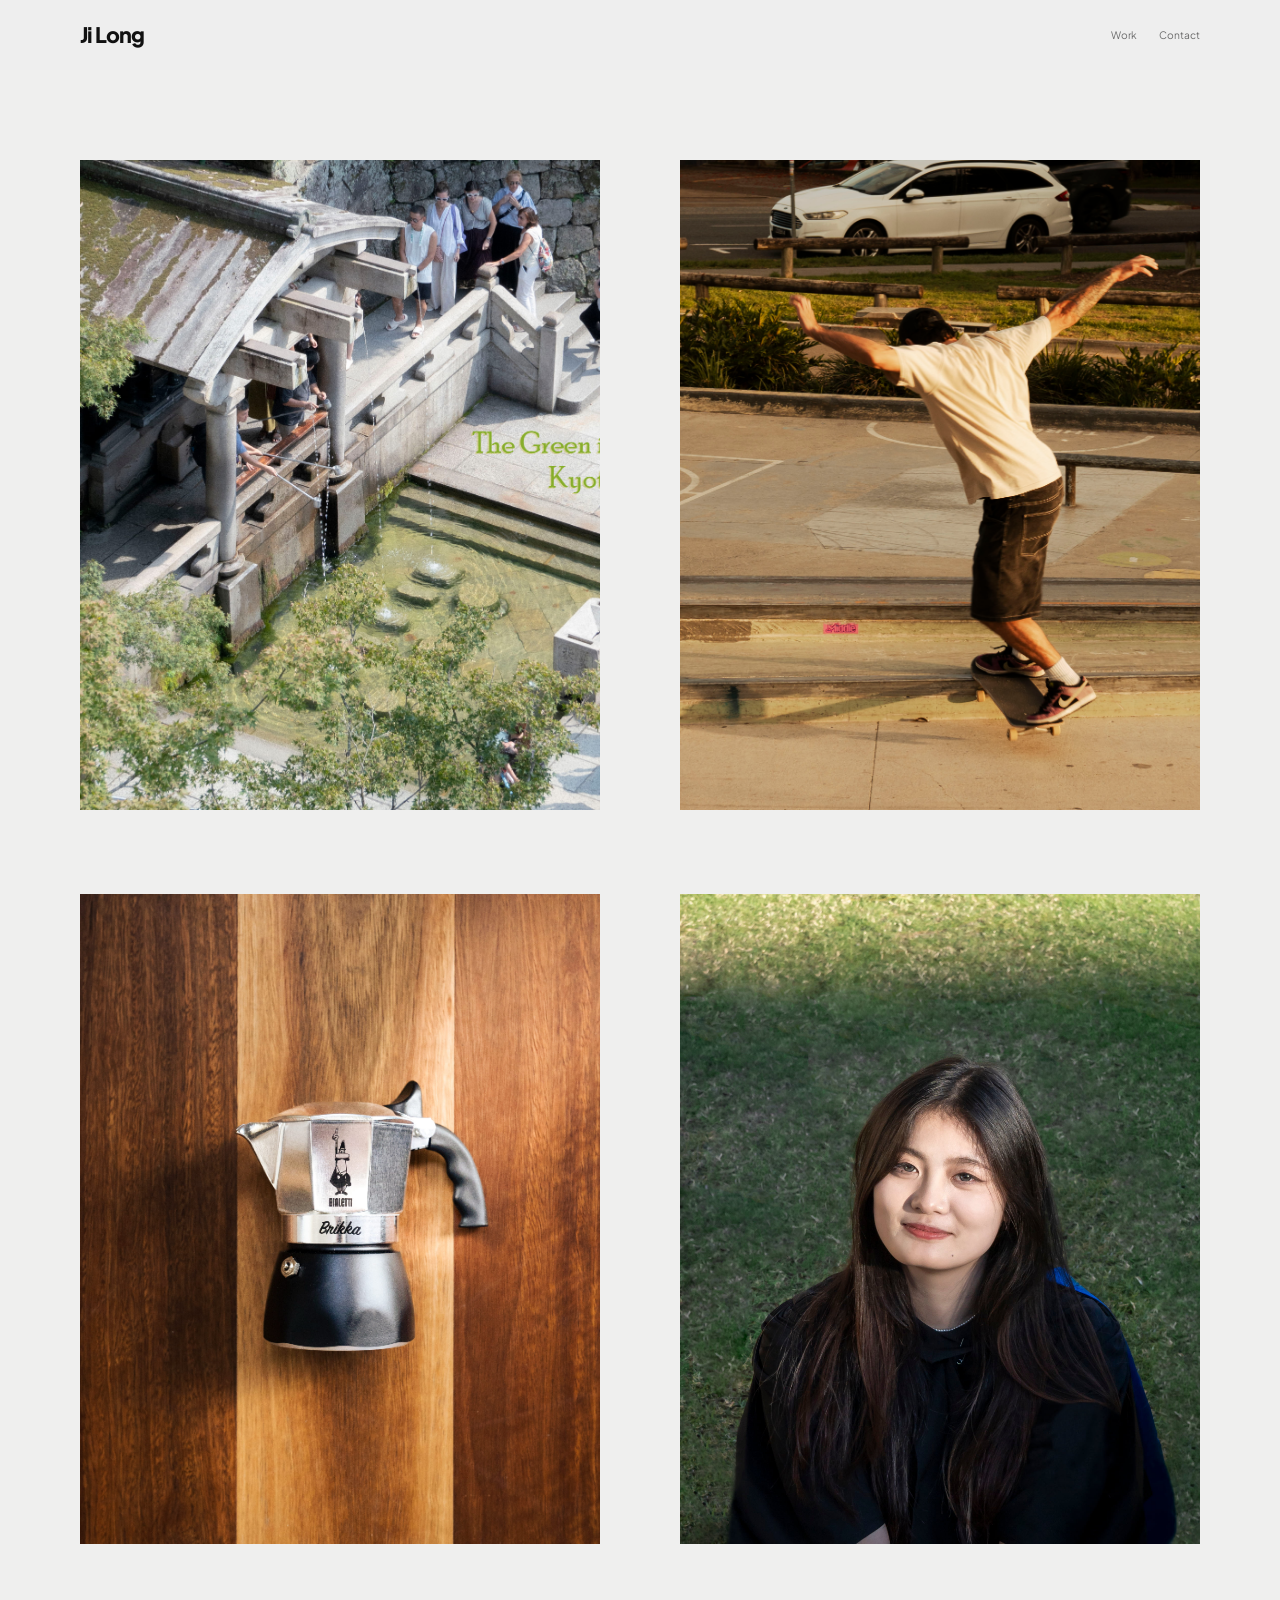
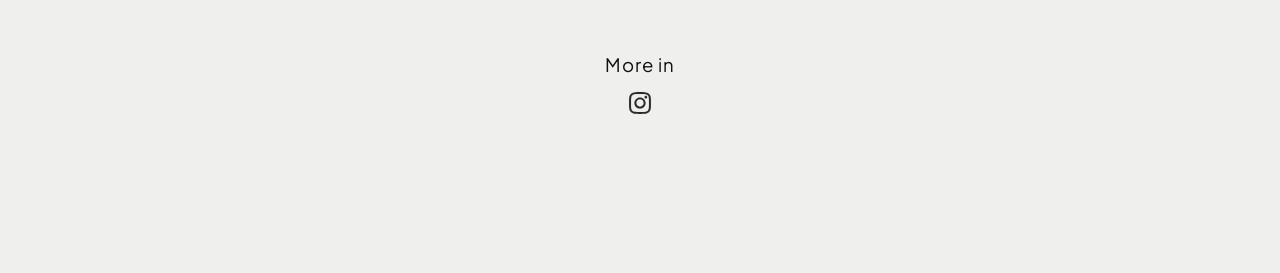
<file: index.html>
<!doctype html>
<html lang="en">
  <head>
    <meta charset="utf-8" />
    <meta name="viewport" content="width=device-width, initial-scale=1" />
    <title>Home · Your Site Title</title>
    <meta
      name="description"
      content="Portfolio website for showcasing commercial photography work."
    />
    <link rel="preconnect" href="https://fonts.googleapis.com" />
    <link rel="preconnect" href="https://fonts.gstatic.com" crossorigin />
    <link
      href="https://fonts.googleapis.com/css2?family=Plus+Jakarta+Sans:wght@400;500;600;700;800&display=swap"
      rel="stylesheet"
    />
    <link rel="stylesheet" href="assets/styles.css" />
  </head>
  <body>
    <a class="skip-link" href="#main">Skip to content</a>
    <div class="site-shell">
      <header class="site-header">
        <div class="container header-inner">
          <a class="brand" href="index.html">Ji Long</a>

          <nav class="desktop-nav" aria-label="Primary">
            <a href="index.html">Work</a>
            <a href="contact.html">Contact</a>
          </nav>

          <button
            class="menu-toggle"
            type="button"
            aria-expanded="false"
            aria-controls="mobile-menu"
            aria-label="Open menu"
            data-menu-toggle
          >
            <span class="menu-icon"></span>
          </button>
        </div>
      </header>

      <div class="mobile-menu" id="mobile-menu" data-mobile-menu>
        <nav class="mobile-nav" aria-label="Mobile">
          <a href="index.html">Work</a>
          <a href="contact.html">Contact</a>
        </nav>
      </div>

      <main id="main">
        <section class="section" aria-labelledby="featured-work">
          <div class="container">
            <div class="work-grid">
              <a
                class="work-card"
                href="people.html"
                style="
                  background-image: url(&quot;assets/images/Japan.jpg&quot;);
                "
              >
                <span
                  class="work-card__media"
                  style="
                    background-image: url(&quot;assets/images/Japan.jpg&quot;);
                  "
                ></span>
                <span class="work-card__fog"></span>
                <div class="work-card__content">
                  <h3 class="work-card__title">Green</h3>
                </div>
              </a>

              <a
                class="work-card"
                href="street.html"
                style="
                  background-image: url(&quot;assets/images/Street.jpg&quot;);
                "
              >
                <span
                  class="work-card__media"
                  style="
                    background-image: url(&quot;assets/images/Street.jpg&quot;);
                  "
                ></span>
                <span class="work-card__fog"></span>
                <div class="work-card__content">
                  <h3 class="work-card__title">Yellow</h3>
                </div>
              </a>
              <a
                class="work-card"
                href="product.html"
                style="background-image: url(&quot;assets/images/d1.jpg&quot;)"
              >
                <span
                  class="work-card__media"
                  style="
                    background-image: url(&quot;assets/images/d1.jpg&quot;);
                  "
                ></span>
                <span class="work-card__fog"></span>
                <div class="work-card__content">
                  <h3 class="work-card__title">Mocha</h3>
                </div>
              </a>

              <a
                class="work-card"
                href="nature.html"
                style="background-image: url(&quot;assets/images/p1.jpg&quot;)"
              >
                <span
                  class="work-card__media"
                  style="
                    background-image: url(&quot;assets/images/p1.jpg&quot;);
                  "
                ></span>
                <span class="work-card__fog"></span>
                <div class="work-card__content">
                  <h3 class="work-card__title">Portrait</h3>
                </div>
              </a>
            </div>
          </div>
        </section>
      </main>

      <footer class="footer">
        <div class="container">
          <div class="container footer-inner">
            <a class="contact-link-text">More in</a>
            <a
              class="contact-instagram"
              href="https://www.instagram.com/anywherebut_myhome/"
              class="footer-link"
              target="_blank"
              rel="noreferrer noopener"
            >
              <svg
                t="1777798304141"
                class="icon"
                viewBox="0 0 1024 1024"
                version="1.1"
                xmlns="http://www.w3.org/2000/svg"
                p-id="2556"
                width="50"
                height="50"
              >
                <path
                  d="M512 306.9c-113.5 0-205.1 91.6-205.1 205.1S398.5 717.1 512 717.1 717.1 625.5 717.1 512 625.5 306.9 512 306.9z m0 338.4c-73.4 0-133.3-59.9-133.3-133.3S438.6 378.7 512 378.7 645.3 438.6 645.3 512 585.4 645.3 512 645.3zM725.5 250.7c-26.5 0-47.9 21.4-47.9 47.9s21.4 47.9 47.9 47.9 47.9-21.3 47.9-47.9c-0.1-26.6-21.4-47.9-47.9-47.9z"
                  p-id="2557"
                  fill="#2c2c2c"
                ></path>
                <path
                  d="M911.8 512c0-55.2 0.5-109.9-2.6-165-3.1-64-17.7-120.8-64.5-167.6-46.9-46.9-103.6-61.4-167.6-64.5-55.2-3.1-109.9-2.6-165-2.6-55.2 0-109.9-0.5-165 2.6-64 3.1-120.8 17.7-167.6 64.5C132.6 226.3 118.1 283 115 347c-3.1 55.2-2.6 109.9-2.6 165s-0.5 109.9 2.6 165c3.1 64 17.7 120.8 64.5 167.6 46.9 46.9 103.6 61.4 167.6 64.5 55.2 3.1 109.9 2.6 165 2.6 55.2 0 109.9 0.5 165-2.6 64-3.1 120.8-17.7 167.6-64.5 46.9-46.9 61.4-103.6 64.5-167.6 3.2-55.1 2.6-109.8 2.6-165z m-88 235.8c-7.3 18.2-16.1 31.8-30.2 45.8-14.1 14.1-27.6 22.9-45.8 30.2C695.2 844.7 570.3 840 512 840c-58.3 0-183.3 4.7-235.9-16.1-18.2-7.3-31.8-16.1-45.8-30.2-14.1-14.1-22.9-27.6-30.2-45.8C179.3 695.2 184 570.3 184 512c0-58.3-4.7-183.3 16.1-235.9 7.3-18.2 16.1-31.8 30.2-45.8s27.6-22.9 45.8-30.2C328.7 179.3 453.7 184 512 184s183.3-4.7 235.9 16.1c18.2 7.3 31.8 16.1 45.8 30.2 14.1 14.1 22.9 27.6 30.2 45.8C844.7 328.7 840 453.7 840 512c0 58.3 4.7 183.2-16.2 235.8z"
                  p-id="2558"
                  fill="#2c2c2c"
                ></path>
              </svg>
            </a>
          </div>
        </div>
      </footer>
    </div>
    <script src="assets/script.js"></script>
  </body>
</html>
</file>
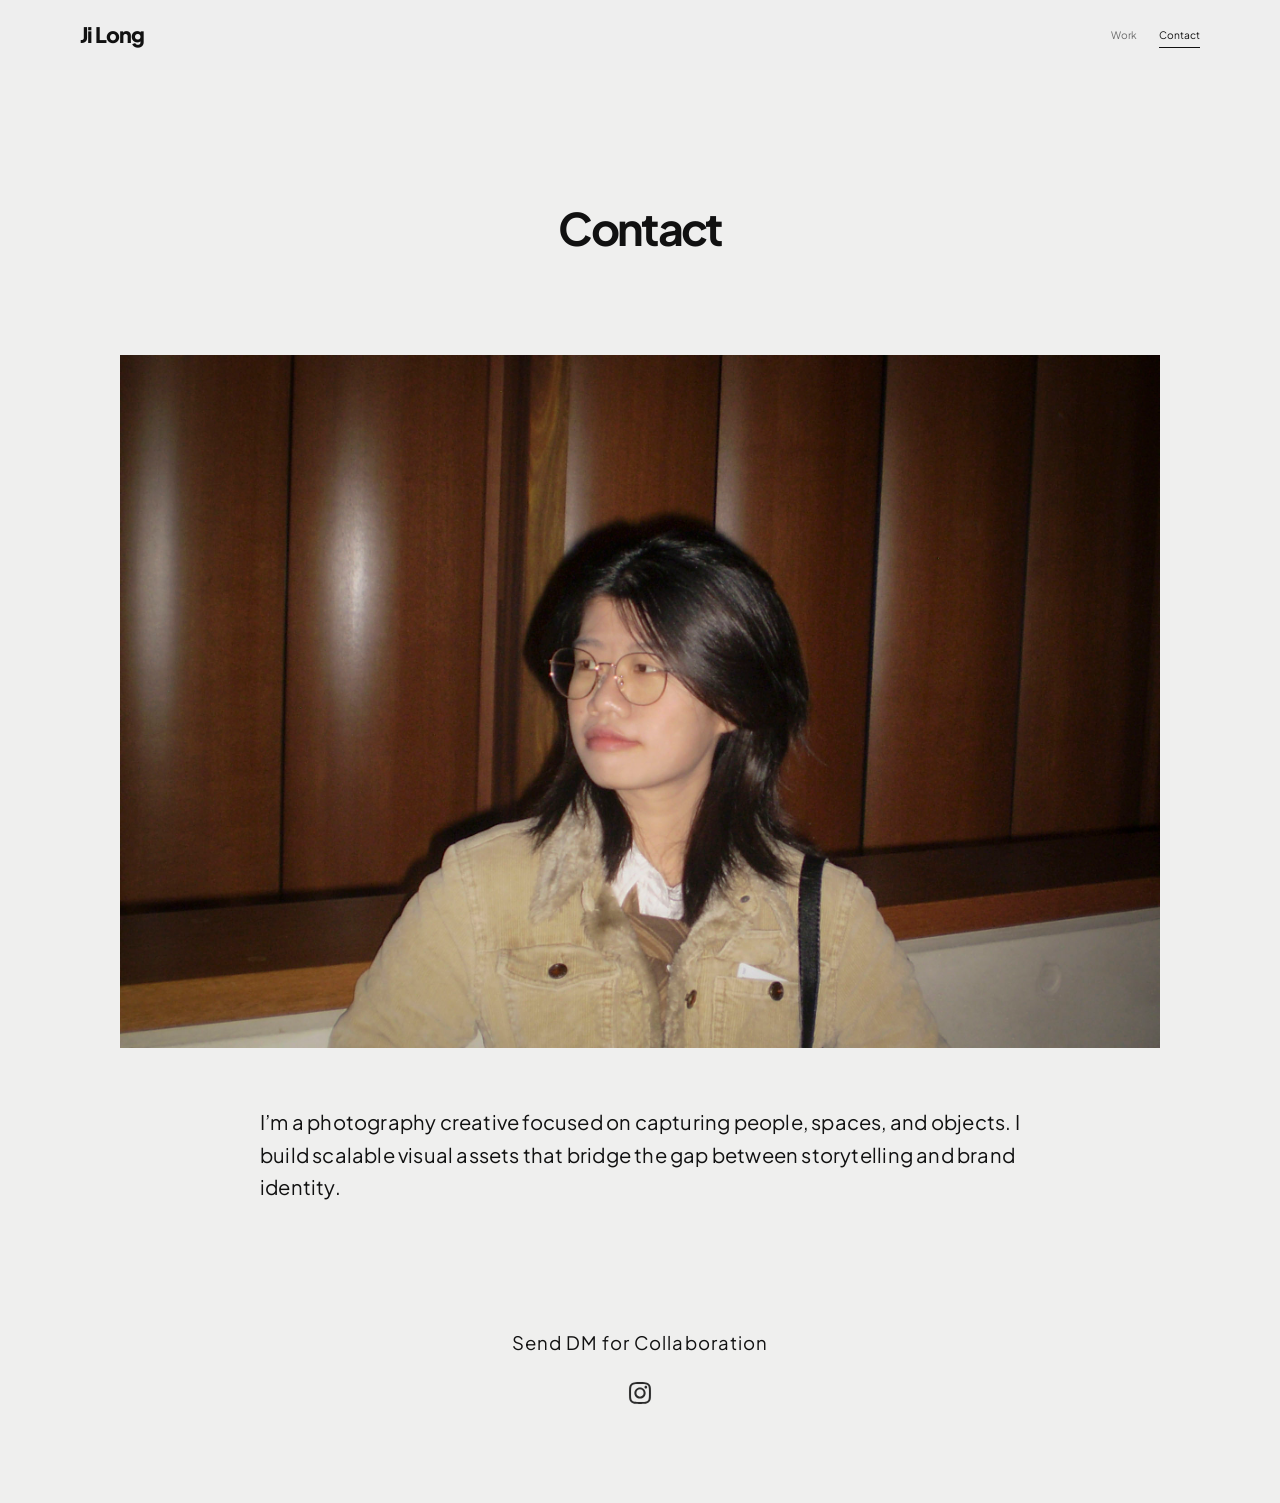
<file: contact.html>
<!doctype html>
<html lang="en">
  <head>
    <meta charset="utf-8" />
    <meta name="viewport" content="width=device-width, initial-scale=1" />
    <title>Contact · Your Site Title</title>
    <meta
      name="description"
      content="Portfolio website for showcasing commercial photography work."
    />
    <link rel="preconnect" href="https://fonts.googleapis.com" />
    <link rel="preconnect" href="https://fonts.gstatic.com" crossorigin />
    <link
      href="https://fonts.googleapis.com/css2?family=Plus+Jakarta+Sans:wght@400;500;600;700;800&display=swap"
      rel="stylesheet"
    />
    <link rel="stylesheet" href="assets/styles.css" />
  </head>
  <body>
    <a class="skip-link" href="#main">Skip to content</a>
    <div class="site-shell">
      <header class="site-header">
        <div class="container header-inner">
          <a class="brand" href="index.html">Ji Long</a>

          <nav class="desktop-nav" aria-label="Primary">
            <a href="index.html">Work</a>
            <a href="contact.html" aria-current="page">Contact</a>
          </nav>

          <button
            class="menu-toggle"
            type="button"
            aria-expanded="false"
            aria-controls="mobile-menu"
            aria-label="Open menu"
            data-menu-toggle
          >
            <span class="menu-icon"></span>
          </button>
        </div>
      </header>

      <div class="mobile-menu" id="mobile-menu" data-mobile-menu>
        <nav class="mobile-nav" aria-label="Mobile">
          <a href="index.html">Work</a>
          <a href="contact.html">Contact</a>
        </nav>
      </div>

      <main id="main" class="contact-page">
        <section class="contact-hero">
          <div class="container">
            <h1 class="category-title">Contact</h1>
          </div>
        </section>

        <section class="contact-content">
          <div class="container contact-stack">
            <figure class="category-media">
              <img src="assets/images/myself.jpg" alt="myself" />
            </figure>

            <div class="contact-intro">
              <p>
                I’m a photography creative focused on capturing people, spaces,
                and objects. I build scalable visual assets that bridge the gap
                between storytelling and brand identity.
              </p>
            </div>

            <div class="contact-links" aria-label="Contact methods">
              <a class="contact-link-text">Send DM for Collaboration</a>
              <a
                class="contact-instagram"
                href="https://www.instagram.com/anywherebut_myhome/"
                target="_blank"
                rel="noreferrer noopener"
                aria-label="Instagram"
              >
                <svg
                  t="1777798304141"
                  class="icon"
                  viewBox="0 0 1024 1024"
                  version="1.1"
                  xmlns="http://www.w3.org/2000/svg"
                  p-id="2556"
                  width="50"
                  height="50"
                >
                  <path
                    d="M512 306.9c-113.5 0-205.1 91.6-205.1 205.1S398.5 717.1 512 717.1 717.1 625.5 717.1 512 625.5 306.9 512 306.9z m0 338.4c-73.4 0-133.3-59.9-133.3-133.3S438.6 378.7 512 378.7 645.3 438.6 645.3 512 585.4 645.3 512 645.3zM725.5 250.7c-26.5 0-47.9 21.4-47.9 47.9s21.4 47.9 47.9 47.9 47.9-21.3 47.9-47.9c-0.1-26.6-21.4-47.9-47.9-47.9z"
                    p-id="2557"
                    fill="#2c2c2c"
                  ></path>
                  <path
                    d="M911.8 512c0-55.2 0.5-109.9-2.6-165-3.1-64-17.7-120.8-64.5-167.6-46.9-46.9-103.6-61.4-167.6-64.5-55.2-3.1-109.9-2.6-165-2.6-55.2 0-109.9-0.5-165 2.6-64 3.1-120.8 17.7-167.6 64.5C132.6 226.3 118.1 283 115 347c-3.1 55.2-2.6 109.9-2.6 165s-0.5 109.9 2.6 165c3.1 64 17.7 120.8 64.5 167.6 46.9 46.9 103.6 61.4 167.6 64.5 55.2 3.1 109.9 2.6 165 2.6 55.2 0 109.9 0.5 165-2.6 64-3.1 120.8-17.7 167.6-64.5 46.9-46.9 61.4-103.6 64.5-167.6 3.2-55.1 2.6-109.8 2.6-165z m-88 235.8c-7.3 18.2-16.1 31.8-30.2 45.8-14.1 14.1-27.6 22.9-45.8 30.2C695.2 844.7 570.3 840 512 840c-58.3 0-183.3 4.7-235.9-16.1-18.2-7.3-31.8-16.1-45.8-30.2-14.1-14.1-22.9-27.6-30.2-45.8C179.3 695.2 184 570.3 184 512c0-58.3-4.7-183.3 16.1-235.9 7.3-18.2 16.1-31.8 30.2-45.8s27.6-22.9 45.8-30.2C328.7 179.3 453.7 184 512 184s183.3-4.7 235.9 16.1c18.2 7.3 31.8 16.1 45.8 30.2 14.1 14.1 22.9 27.6 30.2 45.8C844.7 328.7 840 453.7 840 512c0 58.3 4.7 183.2-16.2 235.8z"
                    p-id="2558"
                    fill="#2c2c2c"
                  ></path>
                </svg>
              </a>
            </div>
          </div>
        </section>
      </main>
    </div>
    <script src="assets/script.js"></script>
  </body>
</html>
</file>
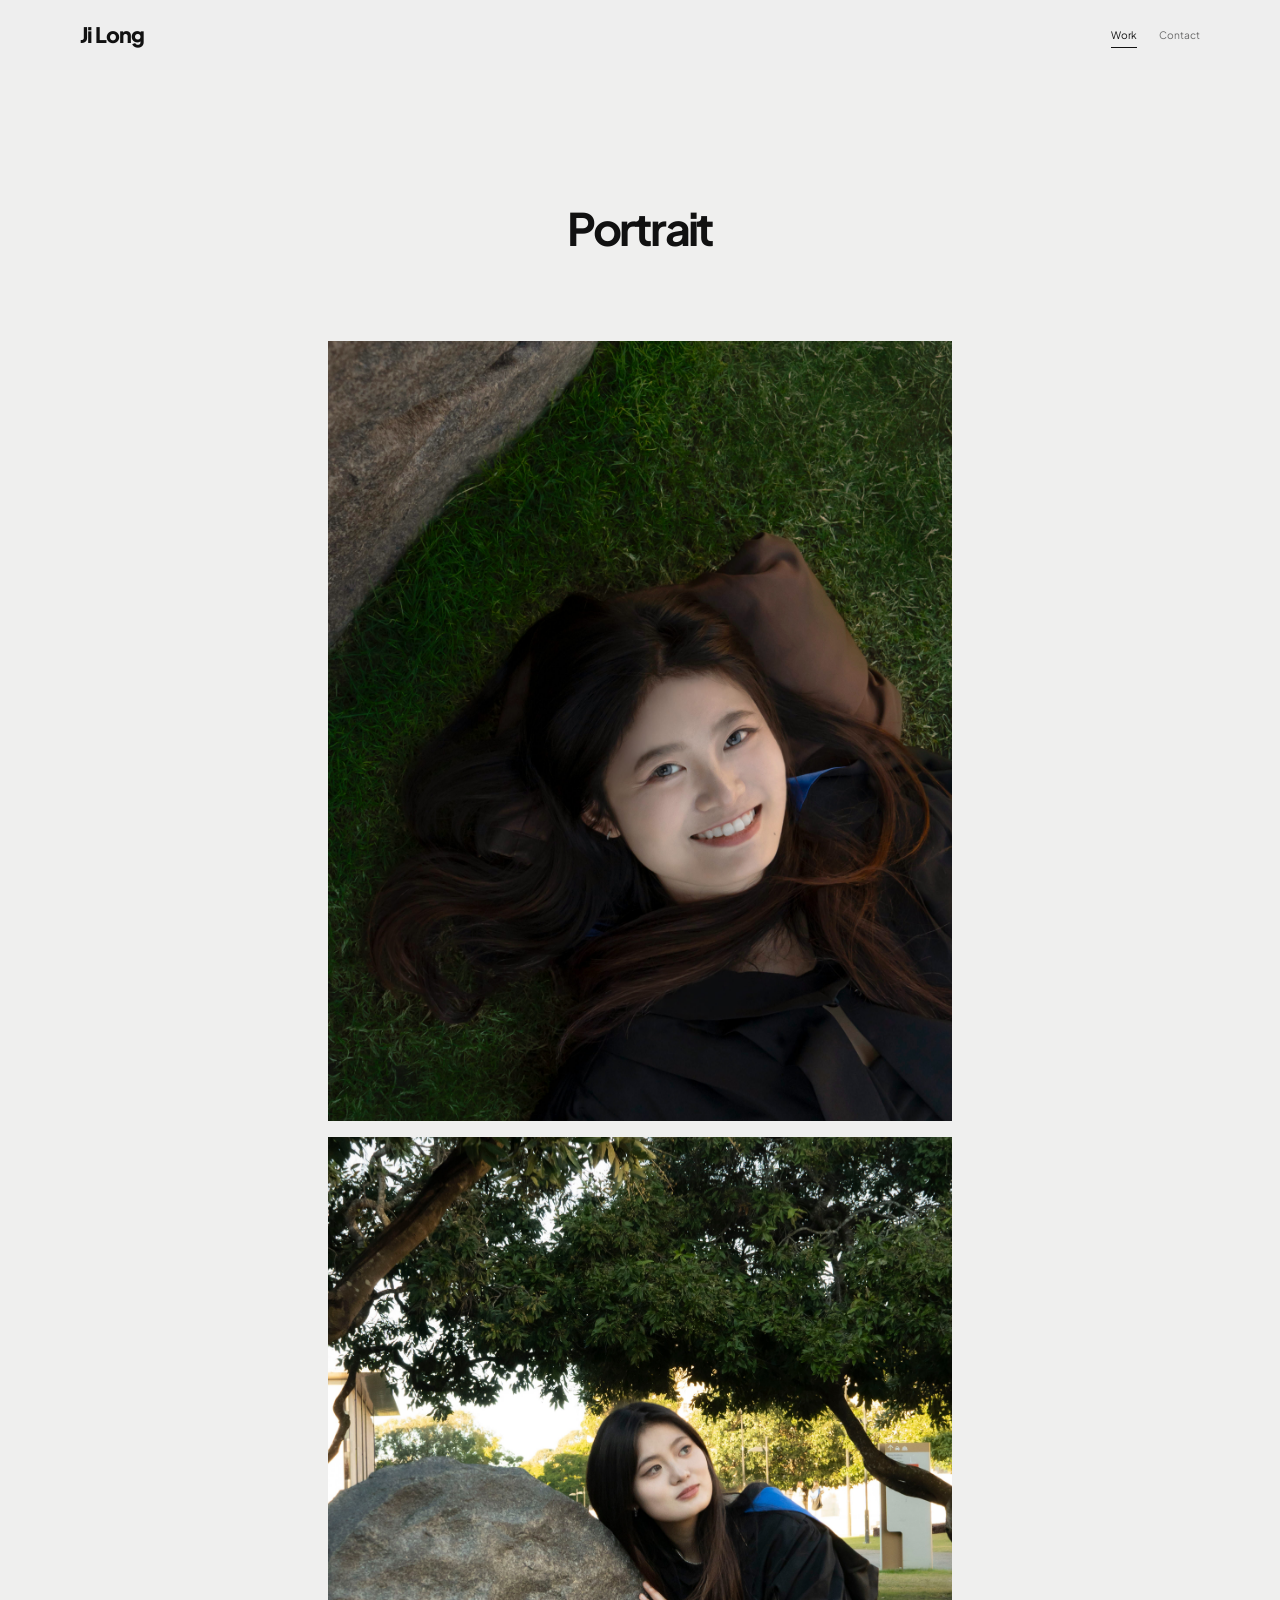
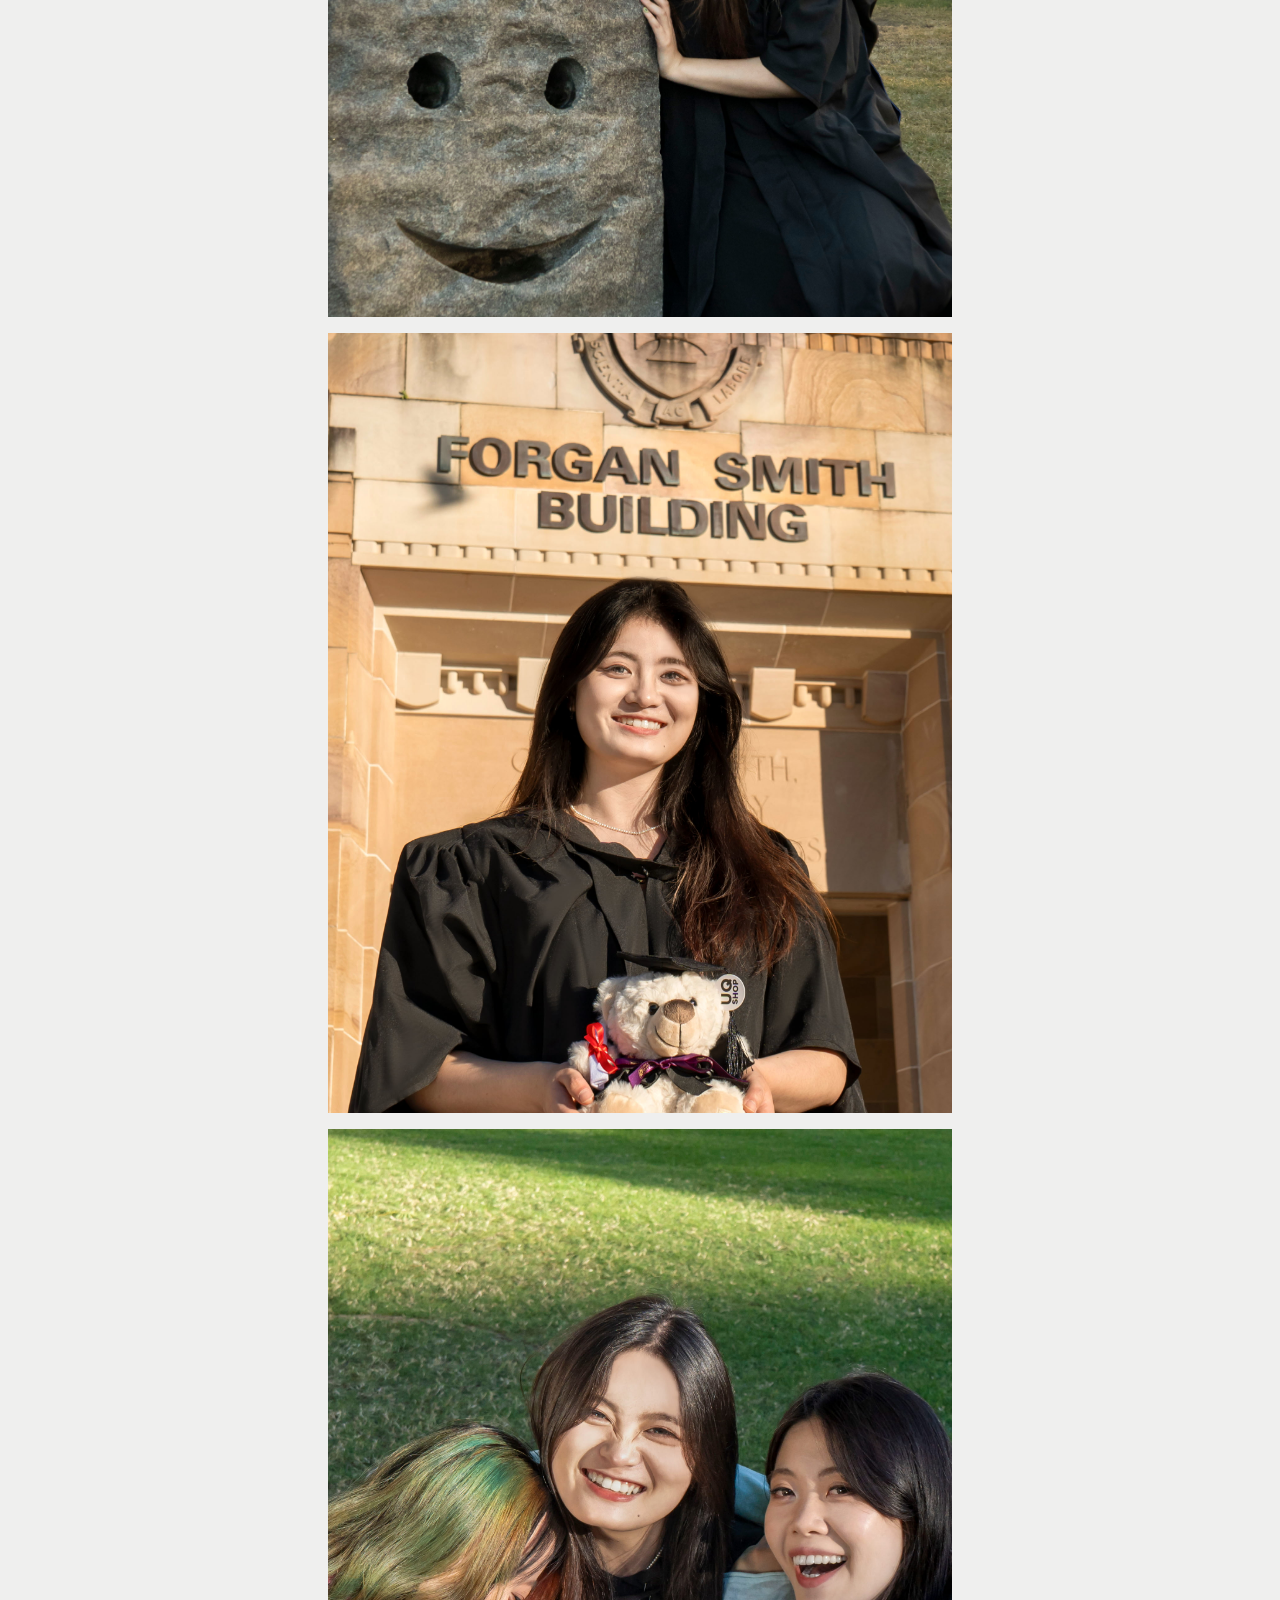
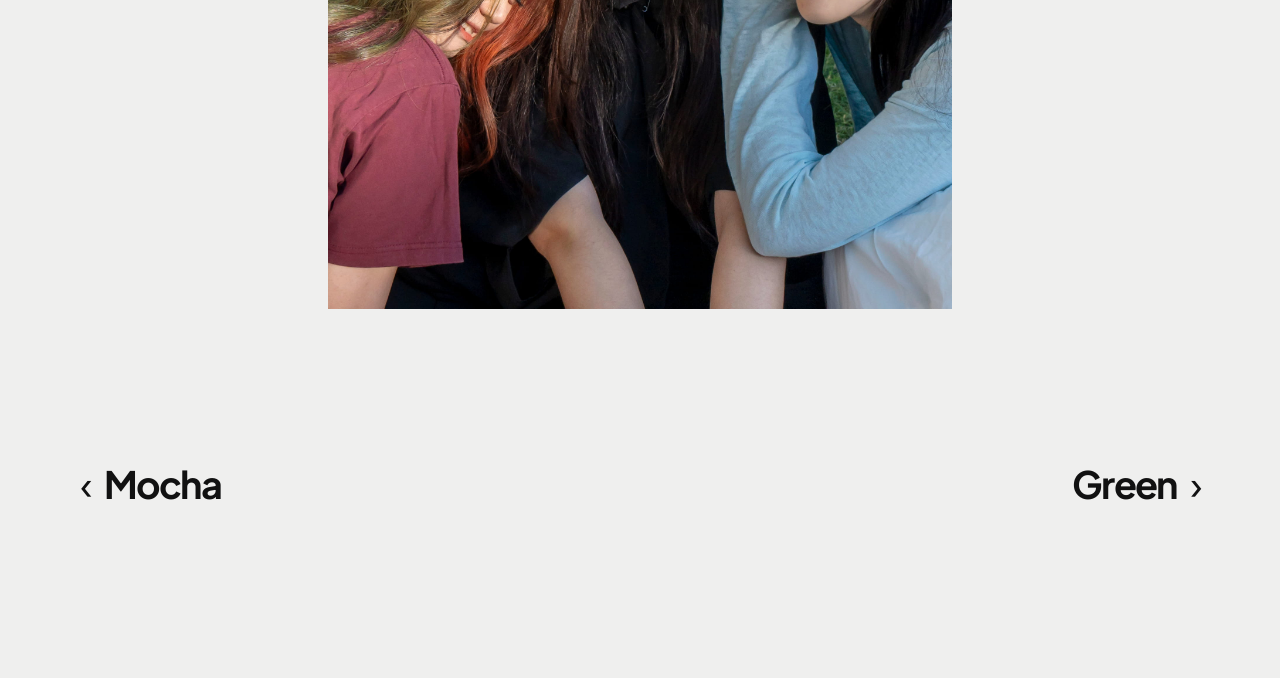
<file: nature.html>
<!doctype html>
<html lang="en">
  <head>
    <meta charset="utf-8" />
    <meta name="viewport" content="width=device-width, initial-scale=1" />
    <title>Nature · Your Site Title</title>
    <meta
      name="description"
      content="Portfolio website for showcasing photography work."
    />
    <link rel="preconnect" href="https://fonts.googleapis.com" />
    <link rel="preconnect" href="https://fonts.gstatic.com" crossorigin />
    <link
      href="https://fonts.googleapis.com/css2?family=Plus+Jakarta+Sans:wght@400;500;600;700;800&display=swap"
      rel="stylesheet"
    />
    <link rel="stylesheet" href="assets/styles.css" />
  </head>
  <body>
    <a class="skip-link" href="#main">Skip to content</a>
    <div class="site-shell">
      <header class="site-header">
        <div class="container header-inner">
          <a class="brand" href="index.html">Ji Long</a>
          <nav class="desktop-nav" aria-label="Primary">
            <a href="index.html" aria-current="page">Work</a>
            <a href="contact.html">Contact</a>
          </nav>
          <button
            class="menu-toggle"
            type="button"
            aria-expanded="false"
            aria-controls="mobile-menu"
            aria-label="Open menu"
            data-menu-toggle
          >
            <span class="menu-icon"></span>
          </button>
        </div>
      </header>
      <div class="mobile-menu" id="mobile-menu" data-mobile-menu>
        <nav class="mobile-nav" aria-label="Mobile">
          <a href="index.html">Work</a>
          <a href="contact.html">Contact</a>
        </nav>
      </div>
      <main id="main" class="page-nature">
        <section class="category-page">
          <div class="container">
            <h1 class="category-title">Portrait</h1>

            <div class="category-media">
              <figure>
                <img src="assets/images/Portrait.jpg" alt="Portrait" />
              </figure>
              <figure>
                <img src="assets/images/p4.jpg" alt="Portrait" />
              </figure>
              <figure>
                <img src="assets/images/p2.jpg" alt="Portrait" />
              </figure>
              <figure>
                <img src="assets/images/p3.jpg" alt="Portrait" />
              </figure>

              <p class="category-caption"></p>
              <nav class="category-pagination" aria-label="Category navigation">
                <a class="category-pagination__prev" href="product.html"
                  ><span class="category-arrow">‹</span><span>Mocha</span></a
                >
                <span
                  class="category-pagination__spacer"
                  aria-hidden="true"
                ></span>
                <a class="category-pagination__next" href="people.html"
                  ><span>Green</span><span class="category-arrow">›</span></a
                >
              </nav>
            </div>
          </div>
        </section>
      </main>
    </div>
    <script src="assets/script.js"></script>
  </body>
</html>
</file>
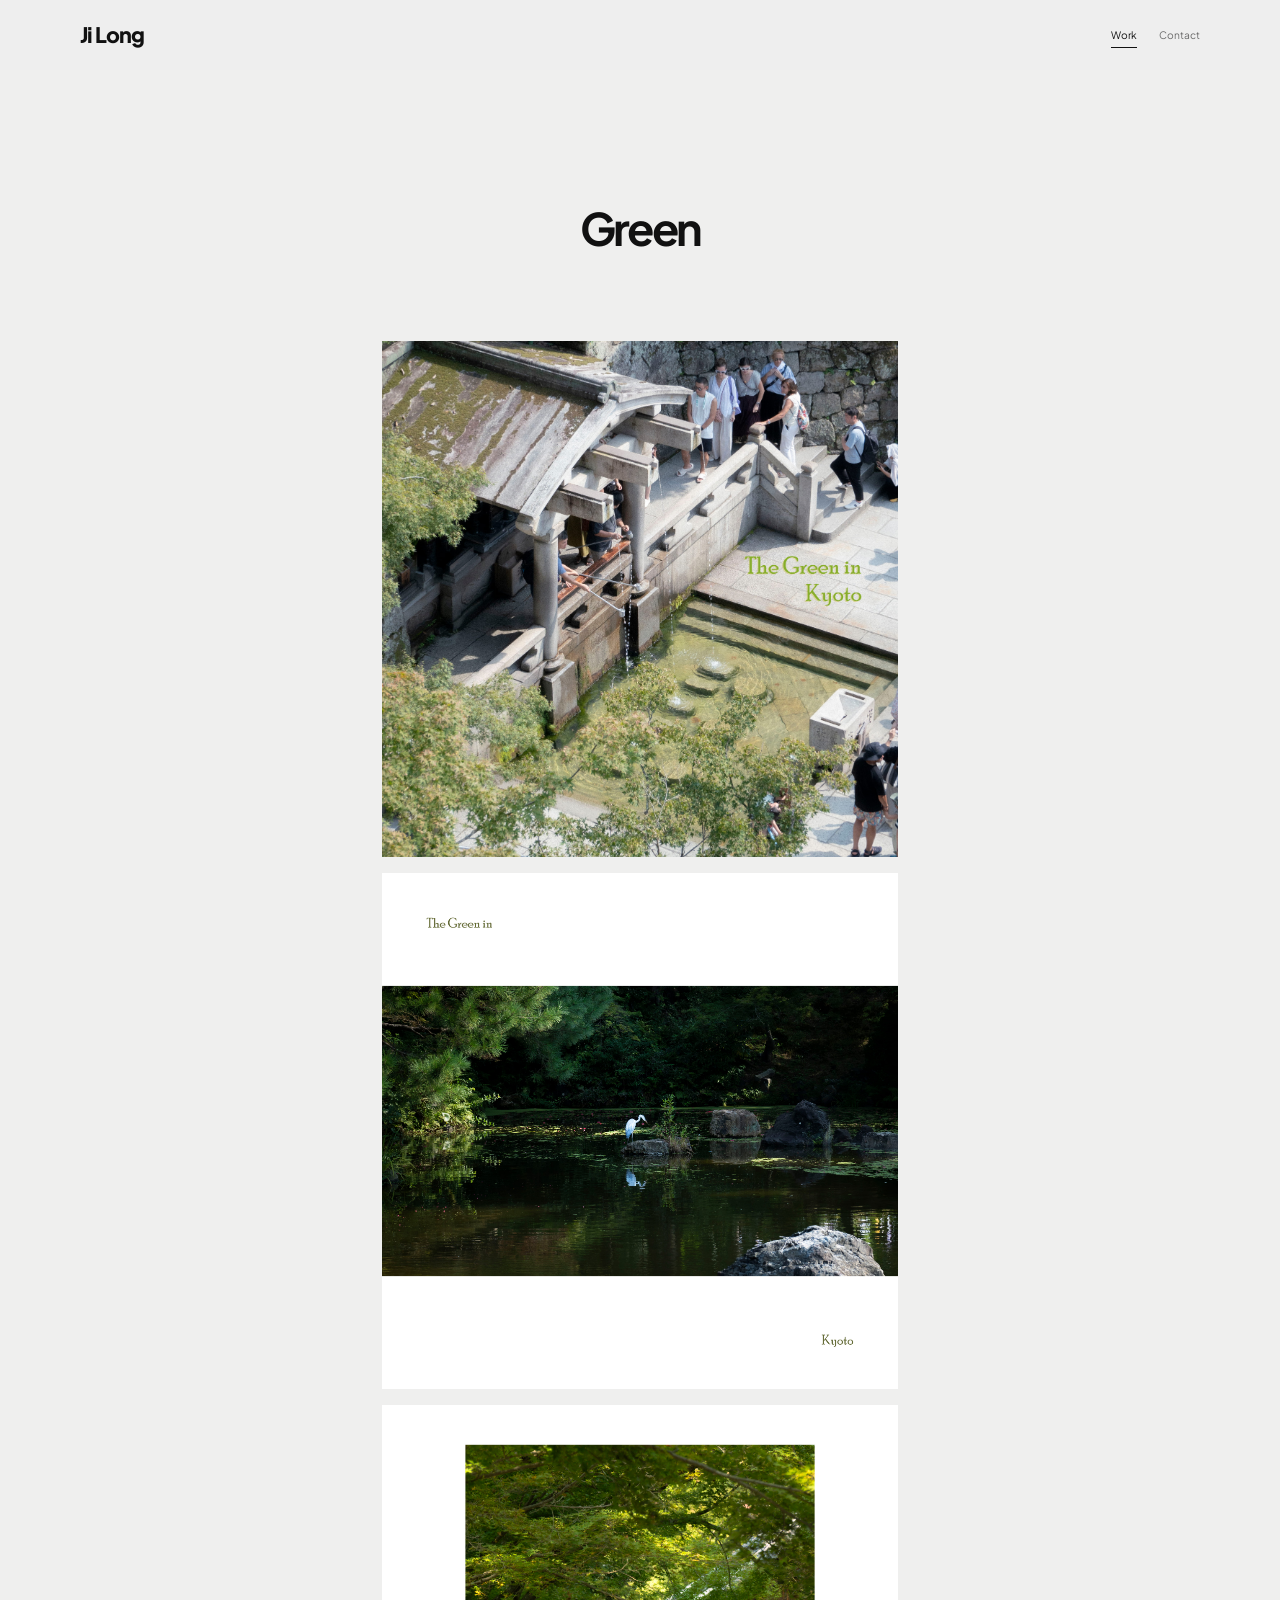
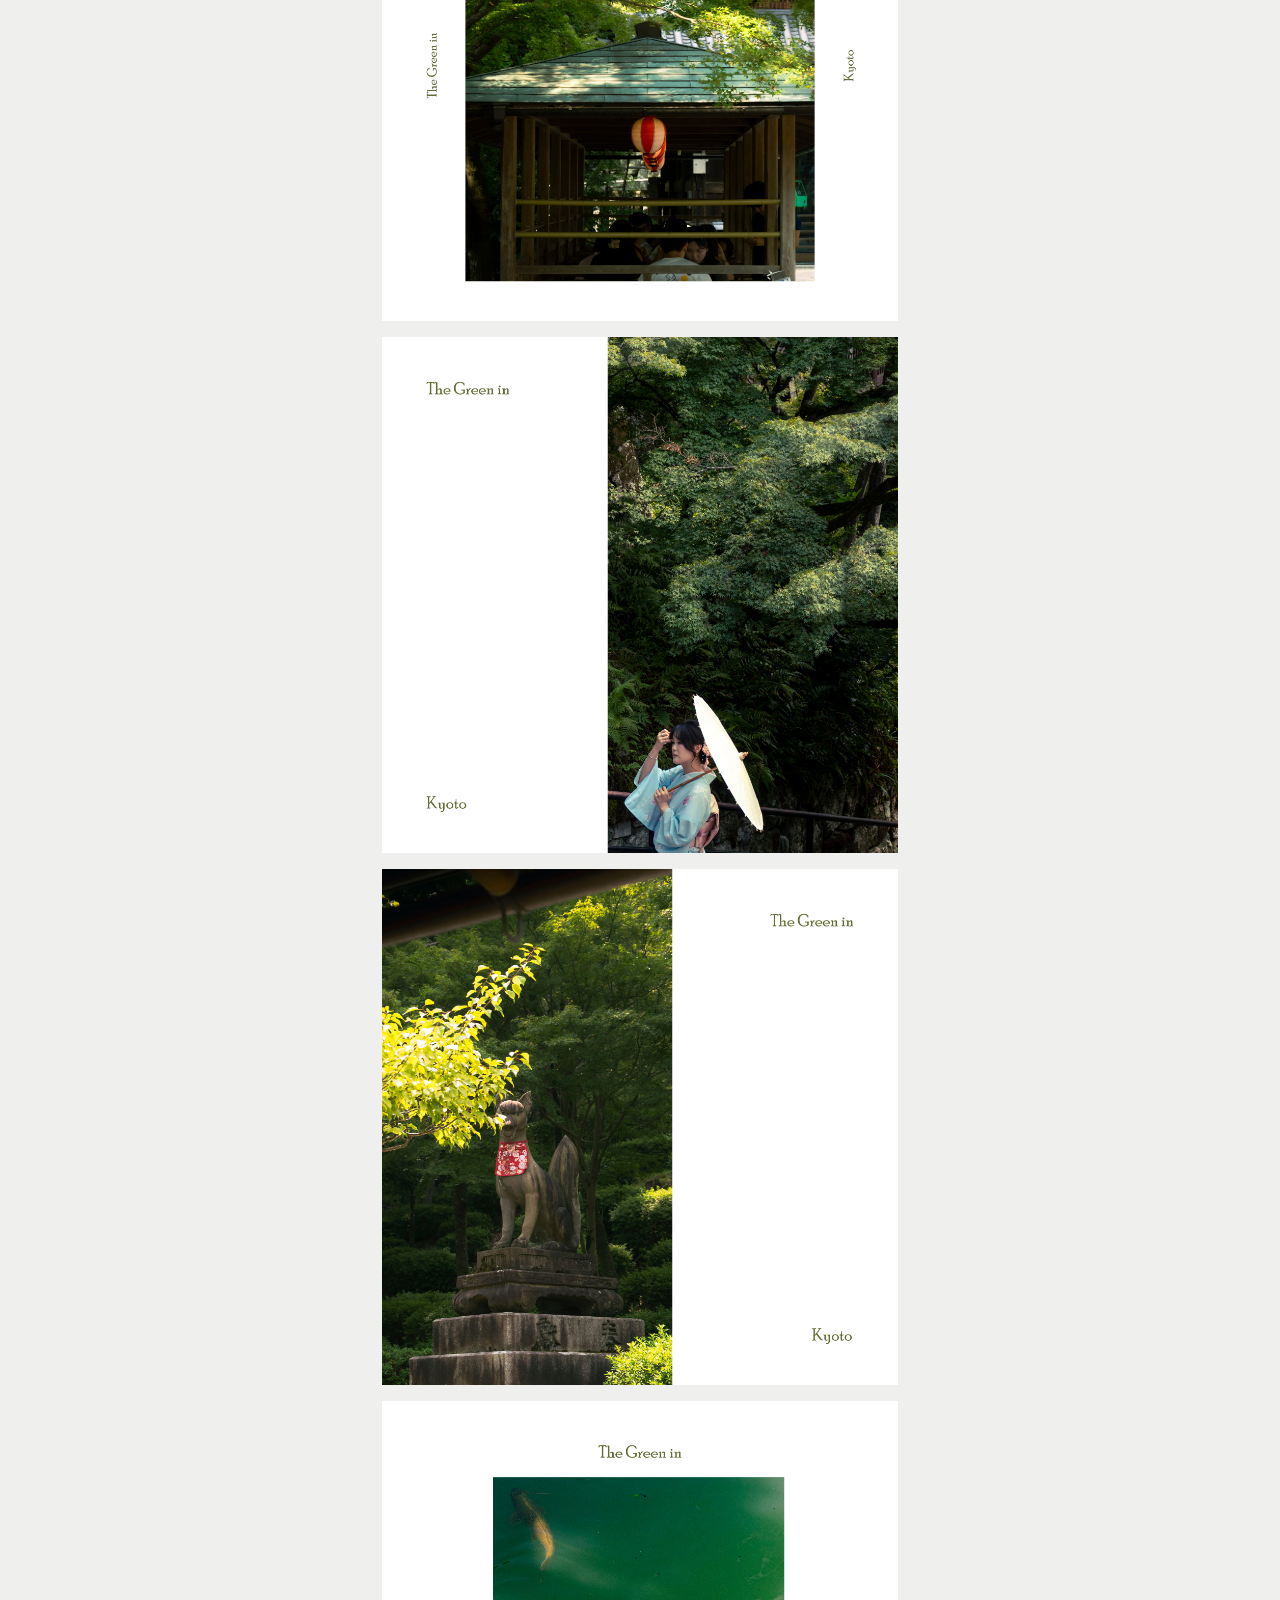
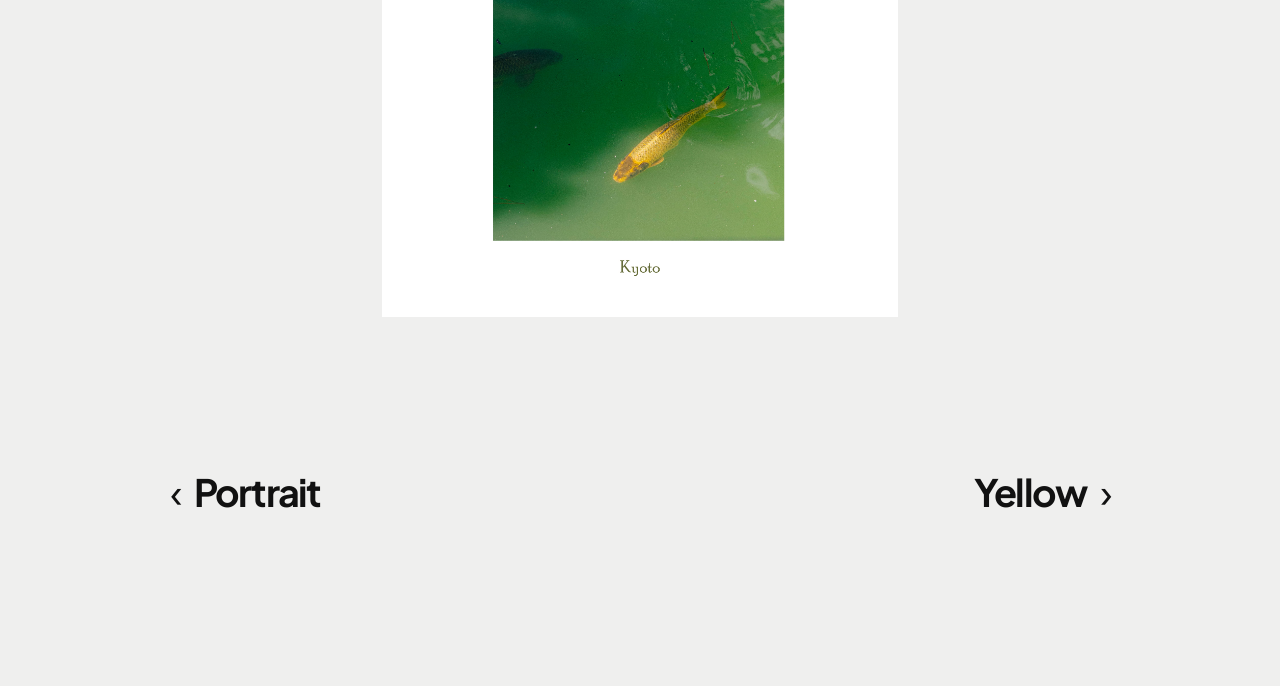
<file: people.html>
<!doctype html>
<html lang="en">
  <head>
    <meta charset="utf-8" />
    <meta name="viewport" content="width=device-width, initial-scale=1" />
    <title>People · Your Site Title</title>
    <meta
      name="description"
      content="Portfolio website for showcasing photography work."
    />
    <link rel="preconnect" href="https://fonts.googleapis.com" />
    <link rel="preconnect" href="https://fonts.gstatic.com" crossorigin />
    <link
      href="https://fonts.googleapis.com/css2?family=Plus+Jakarta+Sans:wght@400;500;600;700;800&display=swap"
      rel="stylesheet"
    />
    <link rel="stylesheet" href="assets/styles.css" />
  </head>
  <body>
    <a class="skip-link" href="#main">Skip to content</a>
    <div class="site-shell">
      <header class="site-header">
        <div class="container header-inner">
          <a class="brand" href="index.html">Ji Long</a>
          <nav class="desktop-nav" aria-label="Primary">
            <a href="index.html" aria-current="page">Work</a>
            <a href="contact.html">Contact</a>
          </nav>
          <button
            class="menu-toggle"
            type="button"
            aria-expanded="false"
            aria-controls="mobile-menu"
            aria-label="Open menu"
            data-menu-toggle
          >
            <span class="menu-icon"></span>
          </button>
        </div>
      </header>
      <div class="mobile-menu" id="mobile-menu" data-mobile-menu>
        <nav class="mobile-nav" aria-label="Mobile">
          <a href="index.html">Work</a>
          <a href="contact.html">Contact</a>
        </nav>
      </div>
      <main id="main" class="page-people">
        <section class="category-page">
          <div class="container">
            <h1 class="category-title">Green</h1>

            <div class="category-media">
              <figure>
                <img src="assets/images/Japan.jpg" alt="Japan" />
              </figure>
              <figure>
                <img src="assets/images/b2.jpg" alt="Japan" />
              </figure>
              <figure>
                <img src="assets/images/b3.jpg" alt="Japan" />
              </figure>
              <figure>
                <img src="assets/images/b5.jpg" alt="Japan" />
              </figure>
              <figure>
                <img src="assets/images/b6.jpg" alt="Japan" />
              </figure>
              <figure>
                <img src="assets/images/b4.jpg" alt="Japan" />
              </figure>
              <p class="category-caption"></p>
              <nav class="category-pagination" aria-label="Category navigation">
                <a class="category-pagination__prev" href="nature.html"
                  ><span class="category-arrow">‹</span><span>Portrait</span></a
                >
                <span
                  class="category-pagination__spacer"
                  aria-hidden="true"
                ></span>
                <a class="category-pagination__next" href="street.html"
                  ><span>Yellow</span><span class="category-arrow">›</span></a
                >
              </nav>
            </div>
          </div>
        </section>
      </main>
    </div>
    <script src="assets/script.js"></script>
  </body>
</html>
</file>
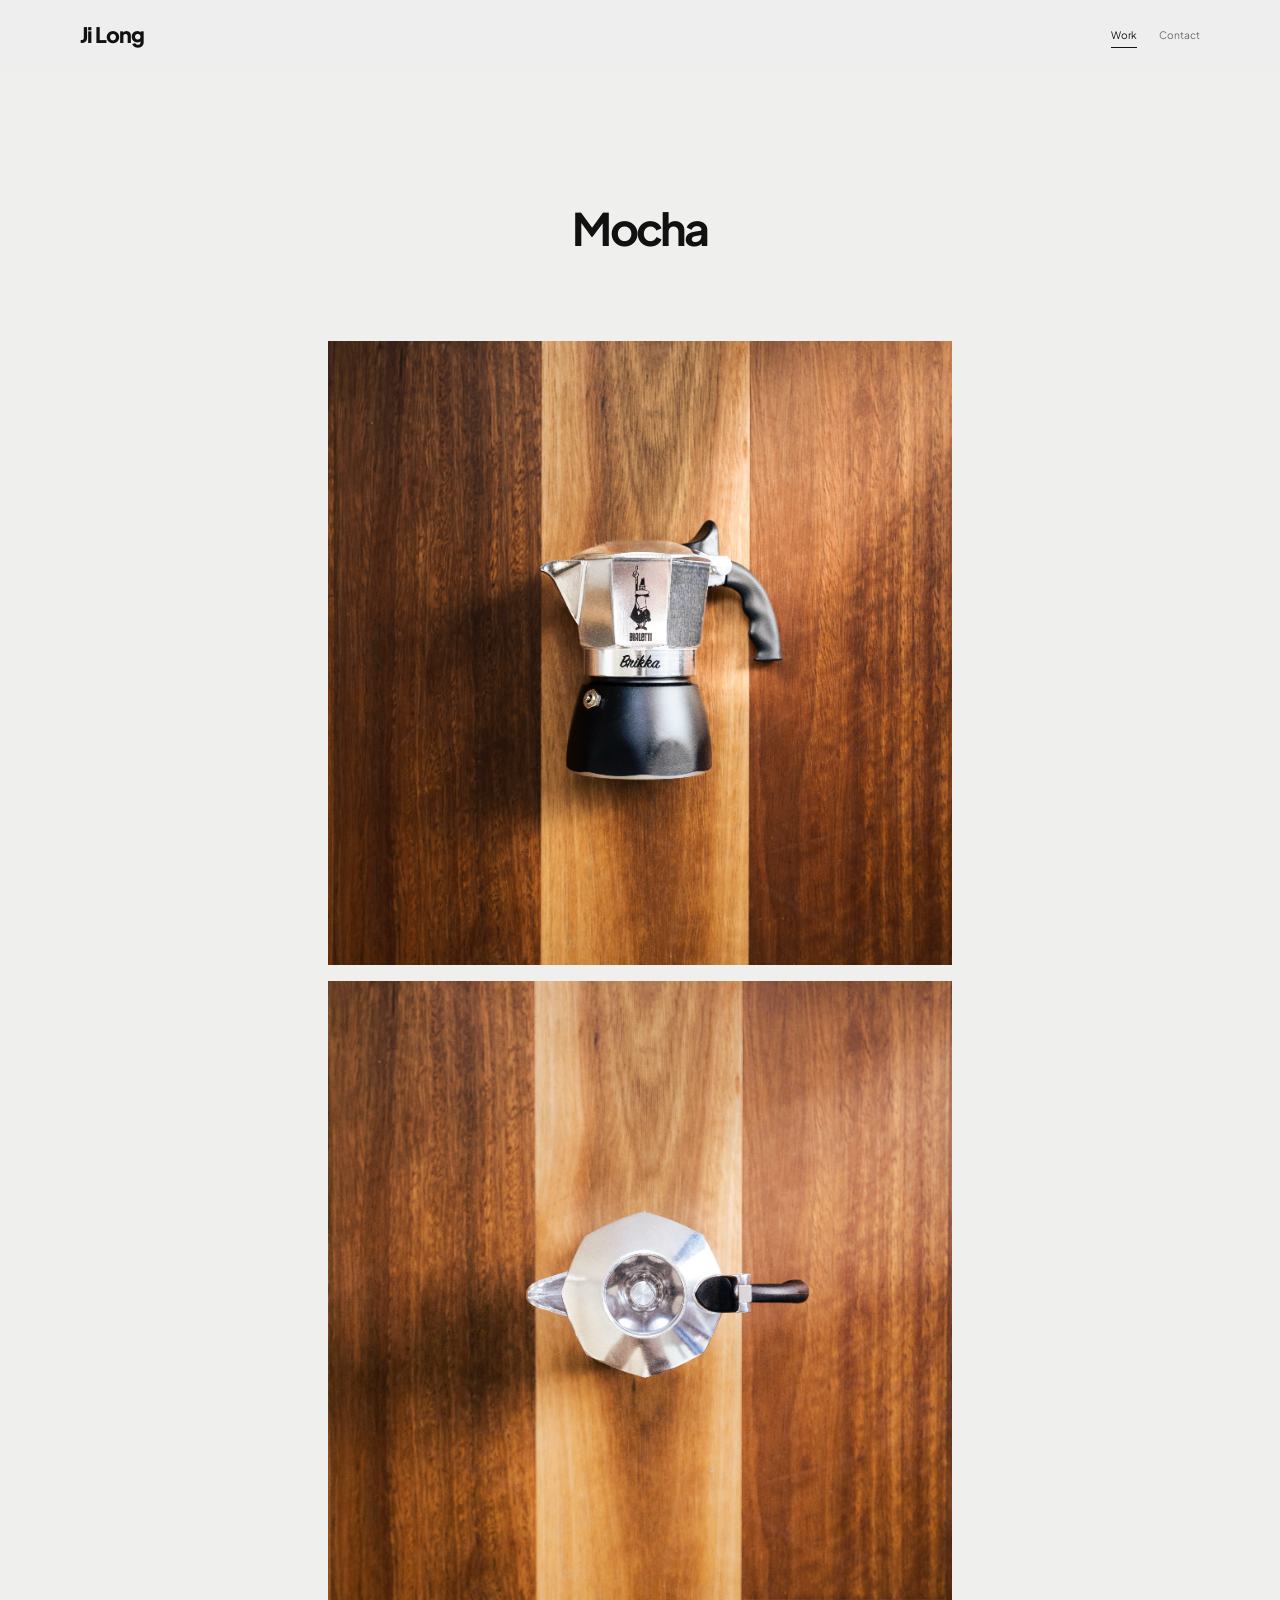
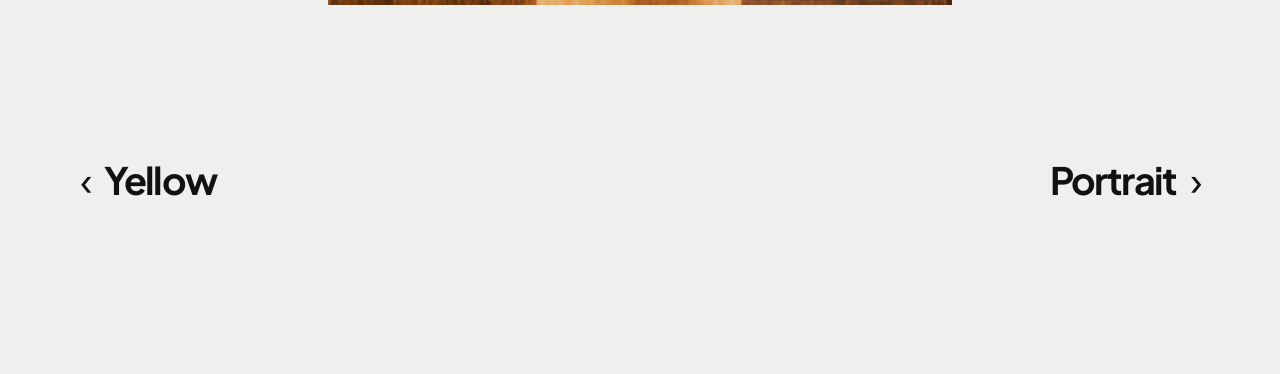
<file: product.html>
<!doctype html>
<html lang="en">
  <head>
    <meta charset="utf-8" />
    <meta name="viewport" content="width=device-width, initial-scale=1" />
    <title>Product · Your Site Title</title>
    <meta
      name="description"
      content="Portfolio website for showcasing photography work."
    />
    <link rel="preconnect" href="https://fonts.googleapis.com" />
    <link rel="preconnect" href="https://fonts.gstatic.com" crossorigin />
    <link
      href="https://fonts.googleapis.com/css2?family=Plus+Jakarta+Sans:wght@400;500;600;700;800&display=swap"
      rel="stylesheet"
    />
    <link rel="stylesheet" href="assets/styles.css" />
  </head>
  <body>
    <a class="skip-link" href="#main">Skip to content</a>
    <div class="site-shell">
      <header class="site-header">
        <div class="container header-inner">
          <a class="brand" href="index.html">Ji Long</a>
          <nav class="desktop-nav" aria-label="Primary">
            <a href="index.html" aria-current="page">Work</a>
            <a href="contact.html">Contact</a>
          </nav>
          <button
            class="menu-toggle"
            type="button"
            aria-expanded="false"
            aria-controls="mobile-menu"
            aria-label="Open menu"
            data-menu-toggle
          >
            <span class="menu-icon"></span>
          </button>
        </div>
      </header>
      <div class="mobile-menu" id="mobile-menu" data-mobile-menu>
        <nav class="mobile-nav" aria-label="Mobile">
          <a href="index.html">Work</a>
          <a href="contact.html">Contact</a>
        </nav>
      </div>
      <main id="main" class="page-product">
        <section class="category-page">
          <div class="container">
            <h1 class="category-title">Mocha</h1>

            <div class="category-media">
              <figure>
                <img src="assets/images/d1.jpg" alt="Mocha" />
              </figure>
              <figure>
                <img src="assets/images/d2.jpg" alt="Mocha" />
              </figure>

              <p class="category-caption"></p>
              <nav class="category-pagination" aria-label="Category navigation">
                <a class="category-pagination__prev" href="street.html"
                  ><span class="category-arrow">‹</span><span>Yellow</span></a
                >
                <span
                  class="category-pagination__spacer"
                  aria-hidden="true"
                ></span>
                <a class="category-pagination__next" href="nature.html"
                  ><span>Portrait</span><span class="category-arrow">›</span></a
                >
              </nav>
            </div>
          </div>
        </section>
      </main>
    </div>
    <script src="assets/script.js"></script>
  </body>
</html>
</file>
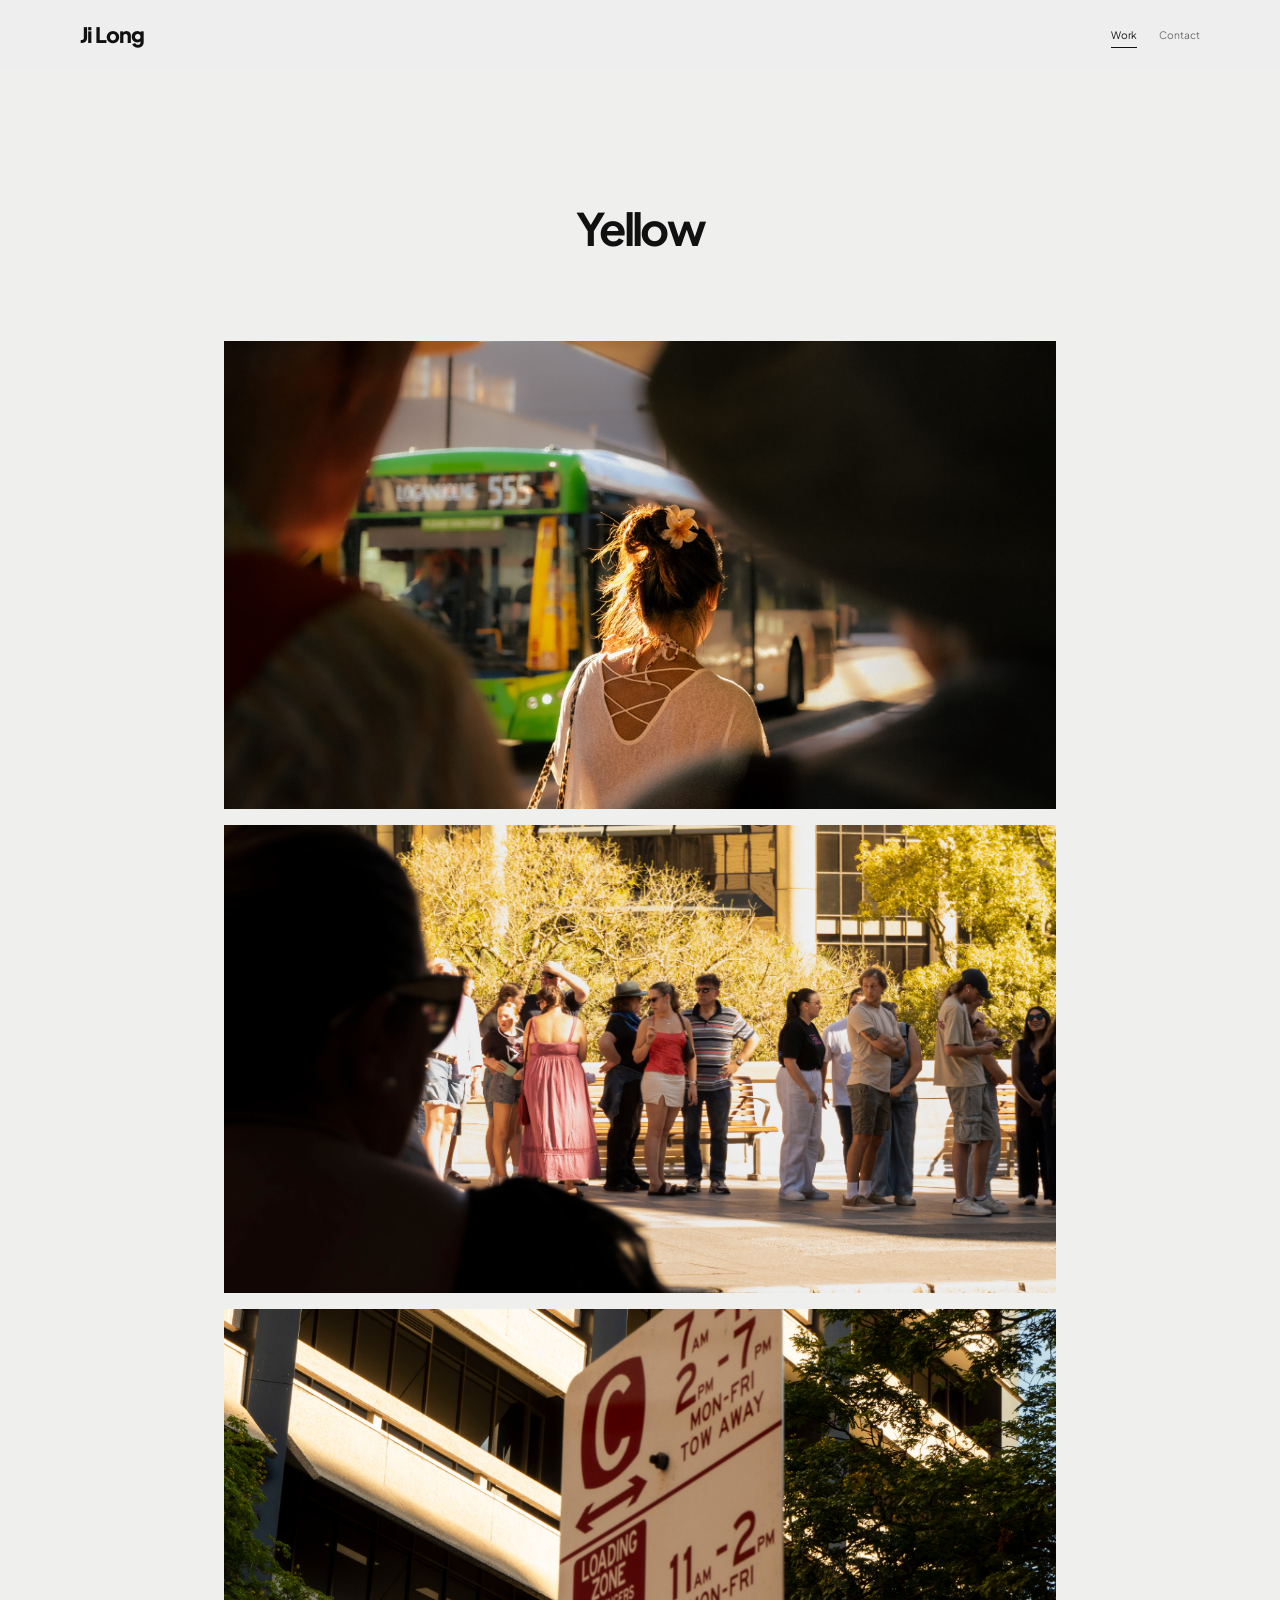
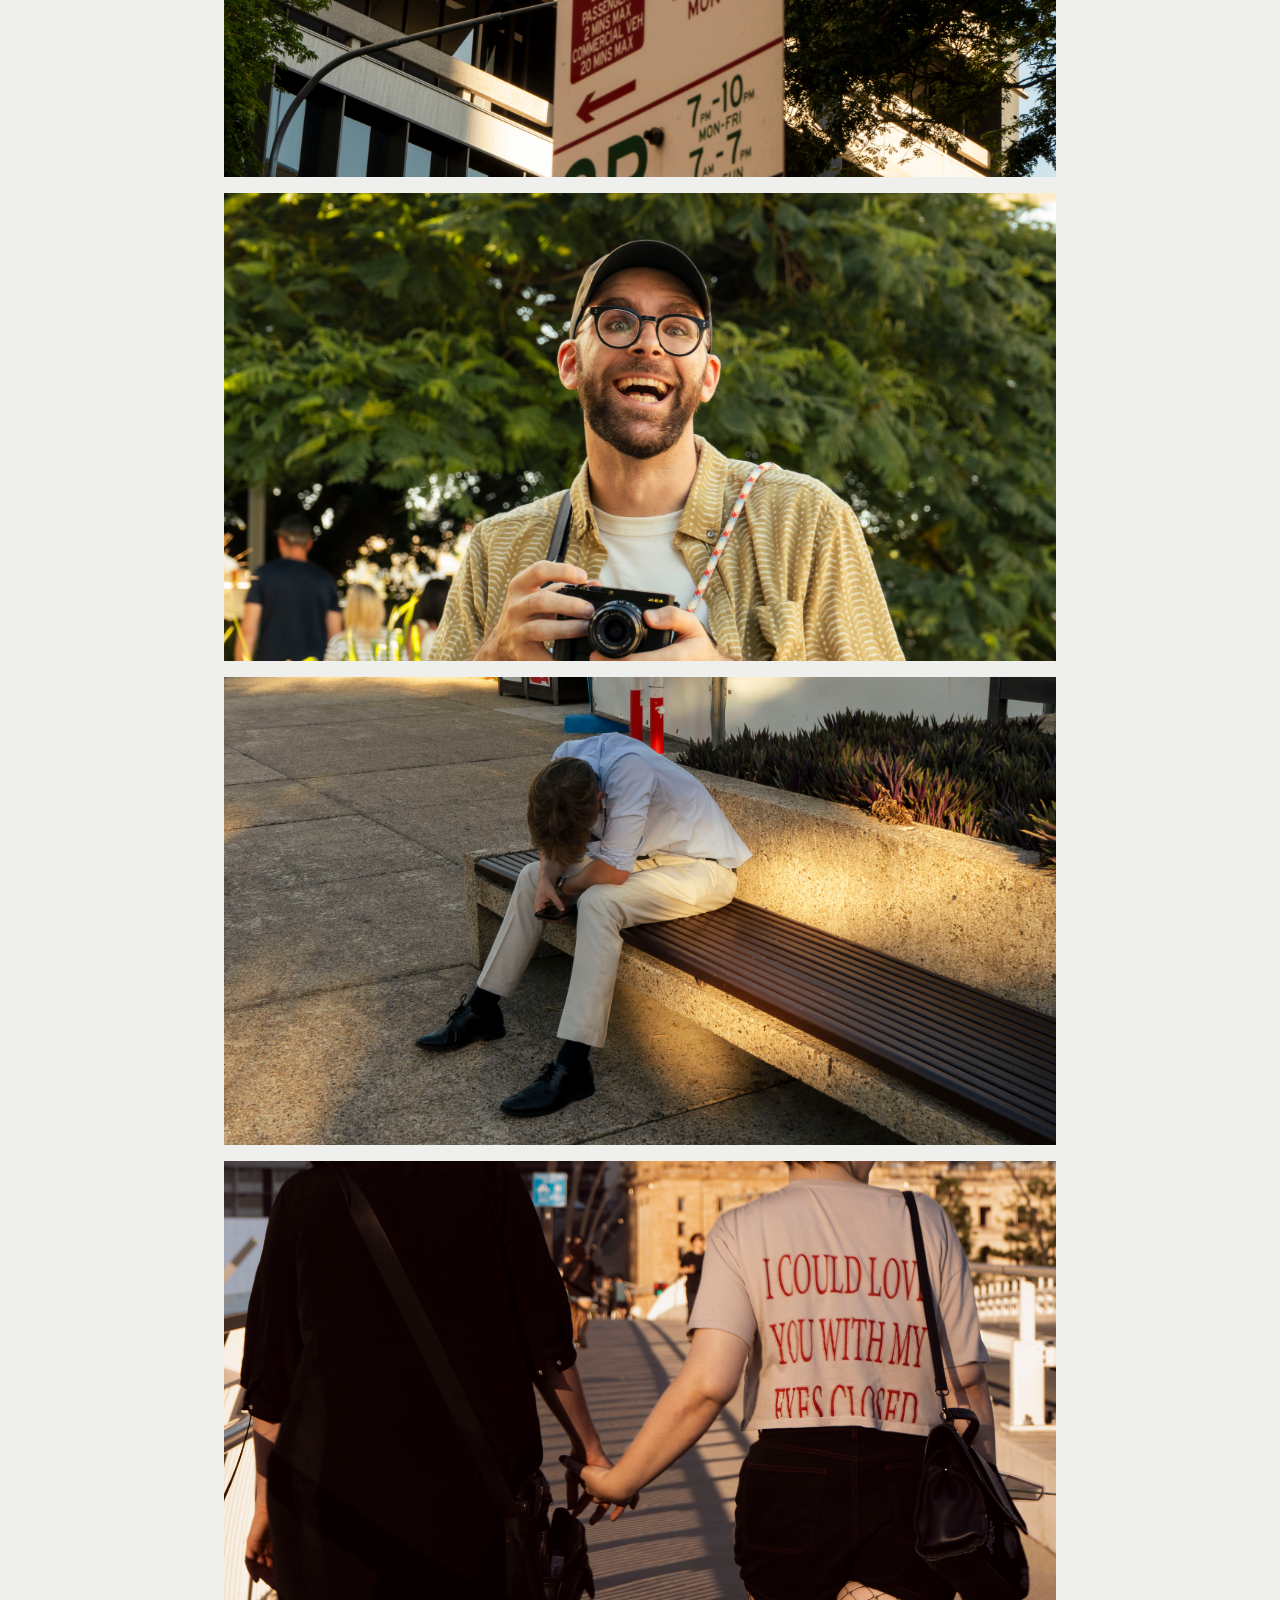
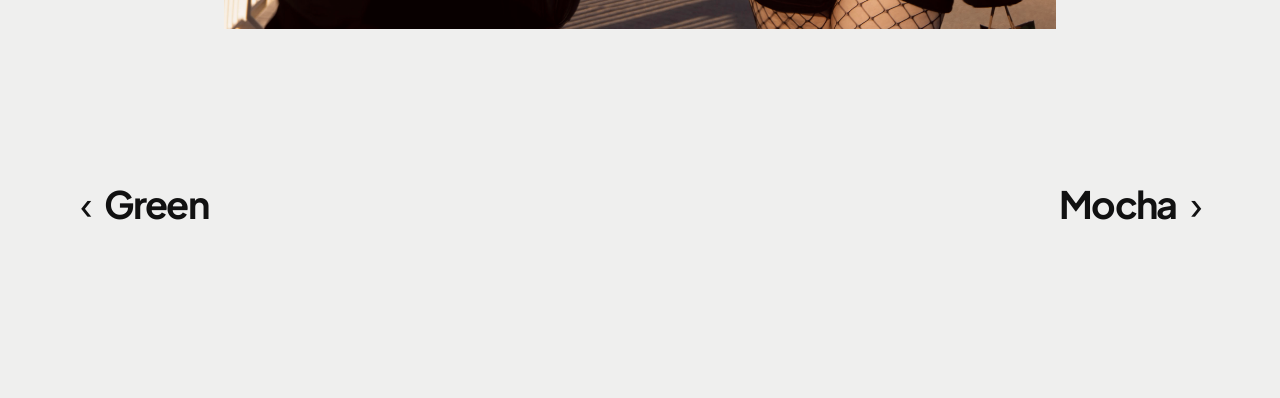
<file: street.html>
<!doctype html>
<html lang="en">
  <head>
    <meta charset="utf-8" />
    <meta name="viewport" content="width=device-width, initial-scale=1" />
    <title>Street · Your Site Title</title>
    <meta
      name="description"
      content="Portfolio website for showcasing photography work."
    />
    <link rel="preconnect" href="https://fonts.googleapis.com" />
    <link rel="preconnect" href="https://fonts.gstatic.com" crossorigin />
    <link
      href="https://fonts.googleapis.com/css2?family=Plus+Jakarta+Sans:wght@400;500;600;700;800&display=swap"
      rel="stylesheet"
    />
    <link rel="stylesheet" href="assets/styles.css" />
  </head>
  <body>
    <a class="skip-link" href="#main">Skip to content</a>
    <div class="site-shell">
      <header class="site-header">
        <div class="container header-inner">
          <a class="brand" href="index.html">Ji Long</a>
          <nav class="desktop-nav" aria-label="Primary">
            <a href="index.html" aria-current="page">Work</a>
            <a href="contact.html">Contact</a>
          </nav>
          <button
            class="menu-toggle"
            type="button"
            aria-expanded="false"
            aria-controls="mobile-menu"
            aria-label="Open menu"
            data-menu-toggle
          >
            <span class="menu-icon"></span>
          </button>
        </div>
      </header>
      <div class="mobile-menu" id="mobile-menu" data-mobile-menu>
        <nav class="mobile-nav" aria-label="Mobile">
          <a href="index.html">Work</a>
          <a href="contact.html">Contact</a>
        </nav>
      </div>
      <main id="main" class="page-street">
        <section class="category-page">
          <div class="container">
            <h1 class="category-title">Yellow</h1>

            <div class="category-media">
              <figure>
                <img src="assets/images/s1.jpg" alt="Street" />
              </figure>
              <figure>
                <img src="assets/images/s2.jpg" alt="Street" />
              </figure>
              <figure>
                <img src="assets/images/s3.jpg" alt="Street" />
              </figure>
              <figure>
                <img src="assets/images/s4.jpg" alt="Street" />
              </figure>
              <figure>
                <img src="assets/images/s5.jpg" alt="Street" />
              </figure>
              <figure>
                <img src="assets/images/s6.jpg" alt="Street" />
              </figure>
              <p class="category-caption"></p>
              <nav class="category-pagination" aria-label="Category navigation">
                <a class="category-pagination__prev" href="people.html"
                  ><span class="category-arrow">‹</span><span>Green</span></a
                >
                <span
                  class="category-pagination__spacer"
                  aria-hidden="true"
                ></span>
                <a class="category-pagination__next" href="product.html"
                  ><span>Mocha</span><span class="category-arrow">›</span></a
                >
              </nav>
            </div>
          </div>
        </section>
      </main>
    </div>
    <script src="assets/script.js"></script>
  </body>
</html>
</file>
<file: assets/styles.css>
:root{
  --bg:#efefee;
  --text:#111111;
  --muted:#6a6a6a;
  --line:rgba(17,17,17,0.14);
  --container:min(1120px, calc(100vw - 48px));
  --ease:260ms cubic-bezier(.2,.7,.2,1);
}

*,*::before,*::after{box-sizing:border-box}
html{scroll-behavior:smooth}
body{
  margin:0;
  background:var(--bg);
  color:var(--text);
  font-family:"Plus Jakarta Sans","Inter",system-ui,-apple-system,BlinkMacSystemFont,"Segoe UI",sans-serif;
  line-height:1.5;
  -webkit-font-smoothing:antialiased;
  text-rendering:optimizeLegibility;
}
img{display:block;max-width:100%}
a{color:inherit;text-decoration:none}
button{font:inherit}

.site-shell{min-height:100svh}
.container{width:var(--container);margin-inline:auto}

.skip-link{position:absolute;left:-9999px}
.skip-link:focus{
  left:16px;
  top:16px;
  z-index:100;
  background:#fff;
  color:#000;
  padding:12px 16px;
}

.site-header{
  position:sticky;
  top:0;
  z-index:50;
  background:rgba(239,239,238,0.94);
}

.header-inner{
  min-height:70px;
  display:flex;
  align-items:center;
  justify-content:space-between;
  gap:24px;
}

.brand{
  font-size:clamp(1rem, 0.92rem + 0.52vw, 1.4rem);
  font-weight:800;
  letter-spacing:-0.05em;
}

.desktop-nav{display:flex;align-items:center;gap:22px}
.desktop-nav a,
.mobile-nav a{
  position:relative;
  display:inline-flex;
  align-items:center;
  min-height:44px;
  color:var(--muted);
  font-size:0.64rem;
  transition:color var(--ease);
}
.desktop-nav a::after{
  content:"";
  position:absolute;
  left:0;
  bottom:9px;
  width:100%;
  height:1px;
  background:currentColor;
  transform:scaleX(0);
  transform-origin:left;
  transition:transform var(--ease);
}
.desktop-nav a:hover,
.desktop-nav a:focus-visible,
.desktop-nav a[aria-current="page"]{color:var(--text)}
.desktop-nav a:hover::after,
.desktop-nav a:focus-visible::after,
.desktop-nav a[aria-current="page"]::after{transform:scaleX(1)}

.menu-toggle{
  display:none;
  width:48px;
  height:48px;
  border:0;
  background:transparent;
  position:relative;
  color:var(--text);
}
.menu-toggle:focus-visible{outline:2px solid #000;outline-offset:3px}
.menu-icon,.menu-icon::before,.menu-icon::after{
  content:"";
  position:absolute;
  left:50%;
  width:24px;
  height:1px;
  background:currentColor;
  transform:translateX(-50%);
  transition:transform var(--ease), opacity var(--ease), top var(--ease);
}
.menu-icon{top:24px}
.menu-icon::before{top:-8px}
.menu-icon::after{top:8px}
.menu-toggle[aria-expanded="true"] .menu-icon{background:transparent}
.menu-toggle[aria-expanded="true"] .menu-icon::before{top:0;transform:translateX(-50%) rotate(45deg)}
.menu-toggle[aria-expanded="true"] .menu-icon::after{top:0;transform:translateX(-50%) rotate(-45deg)}

.mobile-menu{
  position:fixed;
  top:0;
  right:0;
  bottom:0;
  left:0;
  z-index:100;
  min-height:100vh;
  min-height:100svh;
  min-height:100dvh;
  display:grid;
  place-items:center;
  padding:18px 18px calc(18px + env(safe-area-inset-bottom)) 18px;
  background:rgba(239,239,238,0.98);
  opacity:0;
  pointer-events:none;
  transition:opacity var(--ease);
}
.mobile-menu.is-open{opacity:1;pointer-events:auto}
.mobile-nav{display:grid;gap:14px;justify-items:center}
.mobile-nav a{font-size:1.9rem;color:var(--text);letter-spacing:-0.04em}

.home-main{padding:52px 0 72px}
.work-grid{
  margin-top: 10vh;
  display:grid;
  grid-template-columns:repeat(2,minmax(0,1fr));
  gap:84px 80px;
  align-items:start;
}
.work-card{
  position:relative;
  overflow:hidden;
  /* border-radius:28px; */
  aspect-ratio:4 / 5;
  background:#ddd center/cover no-repeat;
}
.work-card__media,
.work-card__fog{
  position:absolute;
  inset:0;
  background:center/cover no-repeat;
}
.work-card__fog{
  position:absolute;
  inset:0;
  opacity:0;
  backdrop-filter:blur(5px) saturate(0.92);
  background:rgba(255,255,255,0.14);
  transition:opacity var(--ease);
}

.work-card__content{
  position:absolute;
  inset:0;
  display:grid;
  place-items:center;
  z-index:2;
  opacity:0;
  transition:opacity var(--ease);
}

.work-card:hover .work-card__fog,
.work-card:hover .work-card__content,
.work-card:focus-visible .work-card__fog,
.work-card:focus-visible .work-card__content{
  opacity:1;
}

.work-card__title{
  margin:0;
  font-size:clamp(1.2rem, 1rem + 0.9vw, 2rem);
  line-height:1;
  letter-spacing:-0.05em;
}

.category-page{padding:48px 0 84px}
.category-title{
  margin:88px 0 88px;
  text-align:center;
  font-size:clamp(1.8rem, 1.2rem + 2vw, 3.1rem);
  line-height:1;
  letter-spacing:-0.06em;
}

.category-media img{
  display:block;
  object-fit:cover;
  margin:0 auto;
}
.page-people .category-media{
  margin:10vh;
}

.page-people .category-media img{
  width:60%;
  aspect-ratio:1 / 1;

}

.page-street .category-media{
  margin:10vh 0;
}

.page-street .category-media img{
  width:80%;
  aspect-ratio: 16/9;

}

.page-nature .category-media{
  margin:10vh 0;
}

.page-nature .category-media img{
  width:60%;
  aspect-ratio:4/5;

}
.page-product .category-media{
  margin:10vh 0;
}

.page-product .category-media img{
  width:60%;
  aspect-ratio:1/1;

}
.category-caption{
  margin:132px auto 154px;
  max-width:620px;
  text-align:center;
  font-size:0.78rem;
  line-height:1.45;
}
.category-pagination{
  display:grid;
  grid-template-columns:1fr auto 1fr;
  align-items:end;
  gap:20px;
}
.category-pagination__spacer{display:block}
.category-pagination a{
  display:inline-flex;
  align-items:center;
  gap:14px;
  font-size:clamp(1.4rem, 1rem + 1.7vw, 2.7rem);
  font-weight:700;
  letter-spacing:-0.05em;
  line-height:1;
}
.category-pagination__next{justify-self:end}
.category-arrow{
  font-size:1.1em;
  font-weight:400;
  line-height:1;
}

.footer{
  display:block;
  padding:112px 0 148px;
}

.footer-inner{
  display:flex;
  flex-direction:column;
  align-items:center;
  justify-content:center;
  gap:6px;
  text-align:center;
}



/* @media (max-width: 900px){
  .menu-toggle{display:inline-block}
  .desktop-nav{display:none}
  .home-main{padding-top:28px}
  .work-grid{grid-template-columns:1fr;gap:28px}
  .work-card{aspect-ratio:0.74 / 1}
  .category-page{padding:24px 0 56px}
  .category-title{margin:48px 0 52px;font-size:2rem}
  .category-media img{aspect-ratio:1/1}
  .category-caption{margin:64px auto 84px;font-size:0.72rem;padding:0 12px}
  .category-pagination{
    grid-template-columns:1fr 1fr;
    gap:28px 16px;
  }
  .category-pagination__spacer{display:none}
  .category-pagination a{font-size:1.9rem}
  .category-pagination__next{justify-self:end}
} */

@media (max-width: 900px){
  .container{
    width:min(100vw - 32px, 1120px);
  }

  .menu-toggle{
    display:inline-block;
  }

  .desktop-nav{
    display:none;
  }

  .header-inner{
    min-height:64px;
  }

  .brand{
    font-size:1rem;
  }

  .home-main{
    padding:24px 0 56px;
  }

  .work-grid{
    margin-top:6vh;
    grid-template-columns:1fr;
    gap:28px;
  }

  .work-card{
    aspect-ratio:4 / 5;
  }

  .work-card__title{
    font-size:1.5rem;
  }

  .category-page{
    padding:24px 0 56px;
  }

  .category-title{
    margin:48px 0 52px;
    font-size:2rem;
  }

  .category-caption{
    margin:56px auto 72px;
    max-width:92%;
    font-size:0.72rem;
    line-height:1.5;
    padding:0;
  }

  .category-pagination{
    grid-template-columns:1fr 1fr;
    gap:20px 12px;
  }

  .category-pagination__spacer{
    display:none;
  }

  .category-pagination a{
    font-size:1.5rem;
    gap:10px;
  }

  .category-pagination__next{
    justify-self:end;
  }

  .page-people .category-media{
    margin:6vh 0;
  }

  .page-people .category-media img{
    width:88%;
    aspect-ratio:1 / 1;
  }

  .page-product .category-media{
    margin:6vh 0;
  }

  .page-product .category-media img{
    width:88%;
    aspect-ratio:1 / 1;
  }

  .page-street .category-media{
    margin:6vh 0;
  }

  .page-street .category-media img{
    width:92%;
    aspect-ratio:16 / 9;
  }

  .page-nature .category-media{
    margin:6vh 0;
  }

  .page-nature .category-media img{
    width:88%;
    aspect-ratio:4 / 5;
  }
}


.contact-page{
  padding: 0 0 88px;
}

.contact-hero{
  padding: 48px 0 0;
}

.contact-title{
  margin: 0;
  text-align: center;
  font-size: clamp(2rem, 1.4rem + 2vw, 3.15rem);
  line-height: 1;
  letter-spacing: -0.06em;
}

.contact-content{
  padding-top: 0px;
}

.contact-stack{
  display: grid;
  justify-items: center;
  gap: 42px;
}

.contact-image-block{
  margin: 0;
  width: min(100%, 980px);
}

.contact-image-placeholder{
  min-height: 365px;
  display: grid;
  place-items: center;
  background: #dbd3a3;
  color: rgba(255,255,255,0.96);
  font-size: clamp(2.9rem, 2rem + 4.2vw, 6rem);
  line-height: 1;
  letter-spacing: -0.06em;
  font-weight: 500;
}

.contact-intro{
  width: min(100%, 760px);
  justify-content: center;
}

.contact-intro p{
  margin: 0 auto;
  font-size: clamp(1rem, 0.9rem + 0.45vw, 1.35rem);
  line-height: 1.62;
  letter-spacing: 0.01em;
}

.contact-links{
  display: grid;
  justify-items: center;
  gap: 18px;
  padding-top: 88px;
}

.contact-link-text{
  font-size: clamp(1rem, 0.92rem + 0.3vw, 1.2rem);
  line-height: 1;
  letter-spacing: 0.06em;
}

.contact-instagram{
  width: 44px;
  height: 44px;
  display: inline-grid;
  place-items: center;

}

.contact-instagram svg{
  width: 28px;
  height: 28px;
  fill: none;
  stroke: currentColor;
  stroke-width: 2;
}

.contact-instagram-dot{
  fill: currentColor;
  stroke: none;
}

@media (max-width: 900px){
  .contact-page{
    padding-bottom:64px;
  }

  .contact-hero{
    padding:48px 0 0;
  }

  .contact-title{
    font-size:2rem;
  }

  .contact-content{
    padding-top:0;
  }

  .contact-stack{
    gap:28px;
  }

  .contact-image-block{
    width:100%;
  }

  .contact-image-placeholder{
    min-height:240px;
    font-size:3rem;
  }

  .contact-intro{
    width:100%;
  }

  .contact-intro p{
    width:min(100%, 92%);
    font-size:0.95rem;
    line-height:1.6;
  }

  .contact-links{
    gap:16px;
    padding-top:48px;
  }

  .contact-link-text{
    font-size:0.95rem;
  }

  .contact-instagram{
    width:40px;
    height:40px;
  }

  .contact-instagram svg{
    width:24px;
    height:24px;
  }
}
</file>
